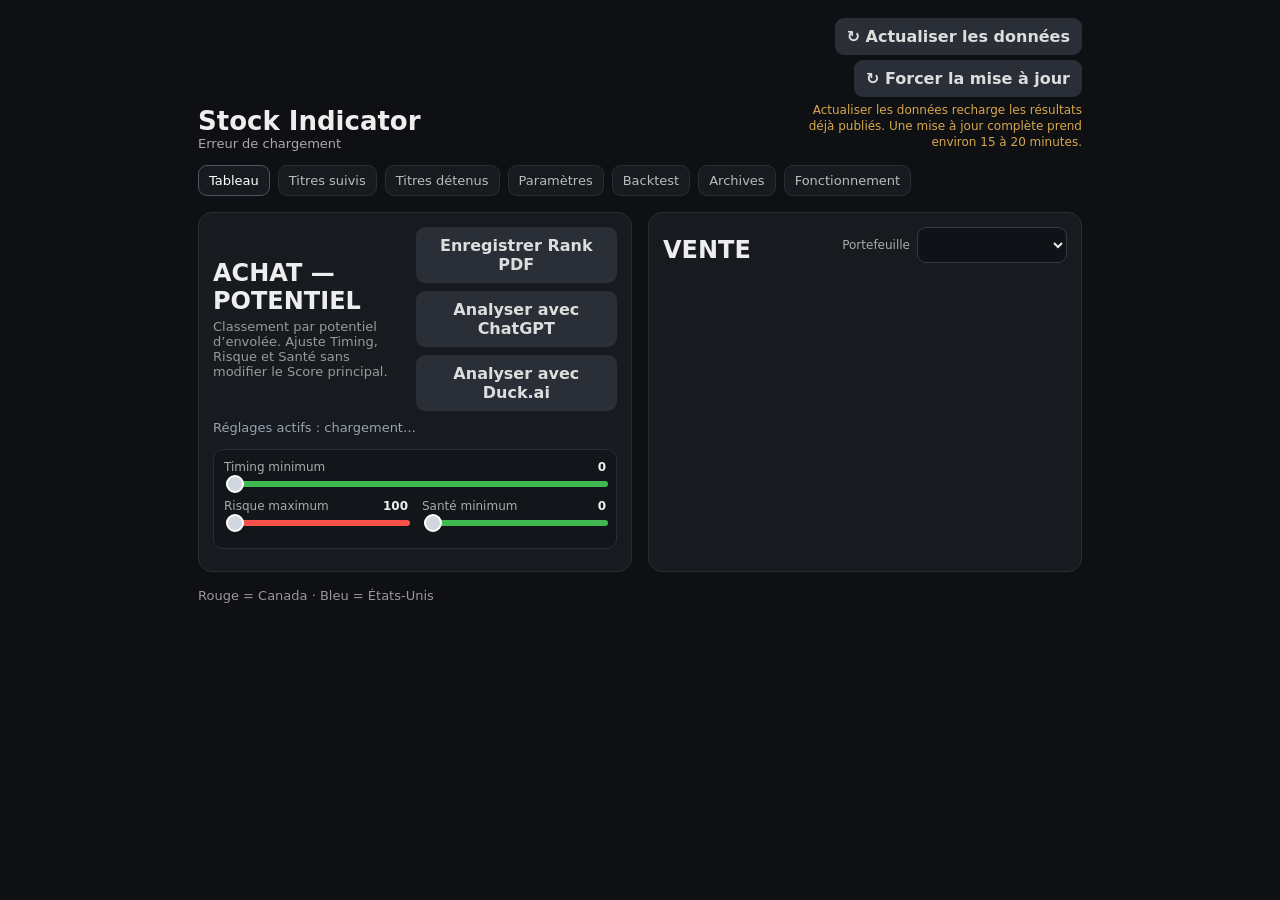
<file: index.html>
<!doctype html><html lang="fr"><head><meta charset="utf-8"><meta name="viewport" content="width=device-width,initial-scale=1"><title>Stock Indicator</title><link rel="stylesheet" href="style.css?v=7"></head><body><main class="wrap"><header><div><h1>Stock Indicator</h1><div id="updated">Mise à jour : —</div></div><div class="refresh-area"><button type="button" class="secondary refresh-btn" onclick="window.location.href='index.html?refresh='+Date.now()">↻ Actualiser les données</button><button id="forceRefresh" class="secondary refresh-btn">↻ Forcer la mise à jour</button><div class="refresh-warning">Actualiser les données recharge les résultats déjà publiés. Une mise à jour complète prend environ 15 à 20 minutes.</div></div></header><nav class="nav"><a class="active" href="index.html">Tableau</a><a href="watchlist.html">Titres suivis</a><a href="holdings.html">Titres détenus</a><a href="parameters.html">Paramètres</a><a href="backtest.html">Backtest</a><a href="archives.html">Archives</a><a href="fonctionnement.html">Fonctionnement</a></nav><section class="grid"><article class="card"><div class="manage-title"><div><h2>ACHAT — POTENTIEL</h2><div class="subtitle">Classement par potentiel d’envolée. Ajuste Timing, Risque et Santé sans modifier le Score principal.</div></div><div style="display:flex;gap:8px;flex-wrap:wrap"><button id="saveRankPdf" type="button" class="secondary">Enregistrer Rank PDF</button><button id="analyzeBuyChatGpt" type="button" class="secondary">Analyser avec ChatGPT</button><button id="analyzeBuyDuck" type="button" class="secondary">Analyser avec Duck.ai</button></div></div><div id="activeBuyModel" class="hint" style="margin-top:8px">Réglages actifs : chargement…</div><div id="aiAnalysisNotice" class="notice" style="margin:10px 0"></div><textarea id="aiPromptFallback" hidden style="width:100%;min-height:180px;margin:8px 0" aria-label="Texte à copier vers l’IA"></textarea><div class="buy-filter-controls"><label class="timing-filter">Timing minimum <b id="timingMinValue">0</b><input id="timingMin" type="range" min="0" max="100" step="1" value="0"></label><label>Risque maximum <b id="riskMaxValue">100</b><input id="riskSelectivity" type="range" min="0" max="100" step="1" value="0" aria-label="Sélectivité du risque"></label><label>Santé minimum <b id="healthMinValue">0</b><input id="healthMin" type="range" min="0" max="100" step="1" value="0"></label><div id="buyFilterCount" class="filter-count"></div></div><div id="buyList"></div></article><article class="card"><div class="manage-title"><h2>VENTE</h2><div class="sell-controls"><label>Portefeuille <select id="sellPortfolio"></select></label></div></div><div id="sellList"></div></article></section><footer>Rouge = Canada · Bleu = États-Unis</footer></main><script src="direct-github-data.js?v=1"></script><script src="app.js?v=12"></script><script src="duck-ai-analysis.js?v=5"></script><script src="auto-refresh-results.js?v=3"></script></body></html>
</file>
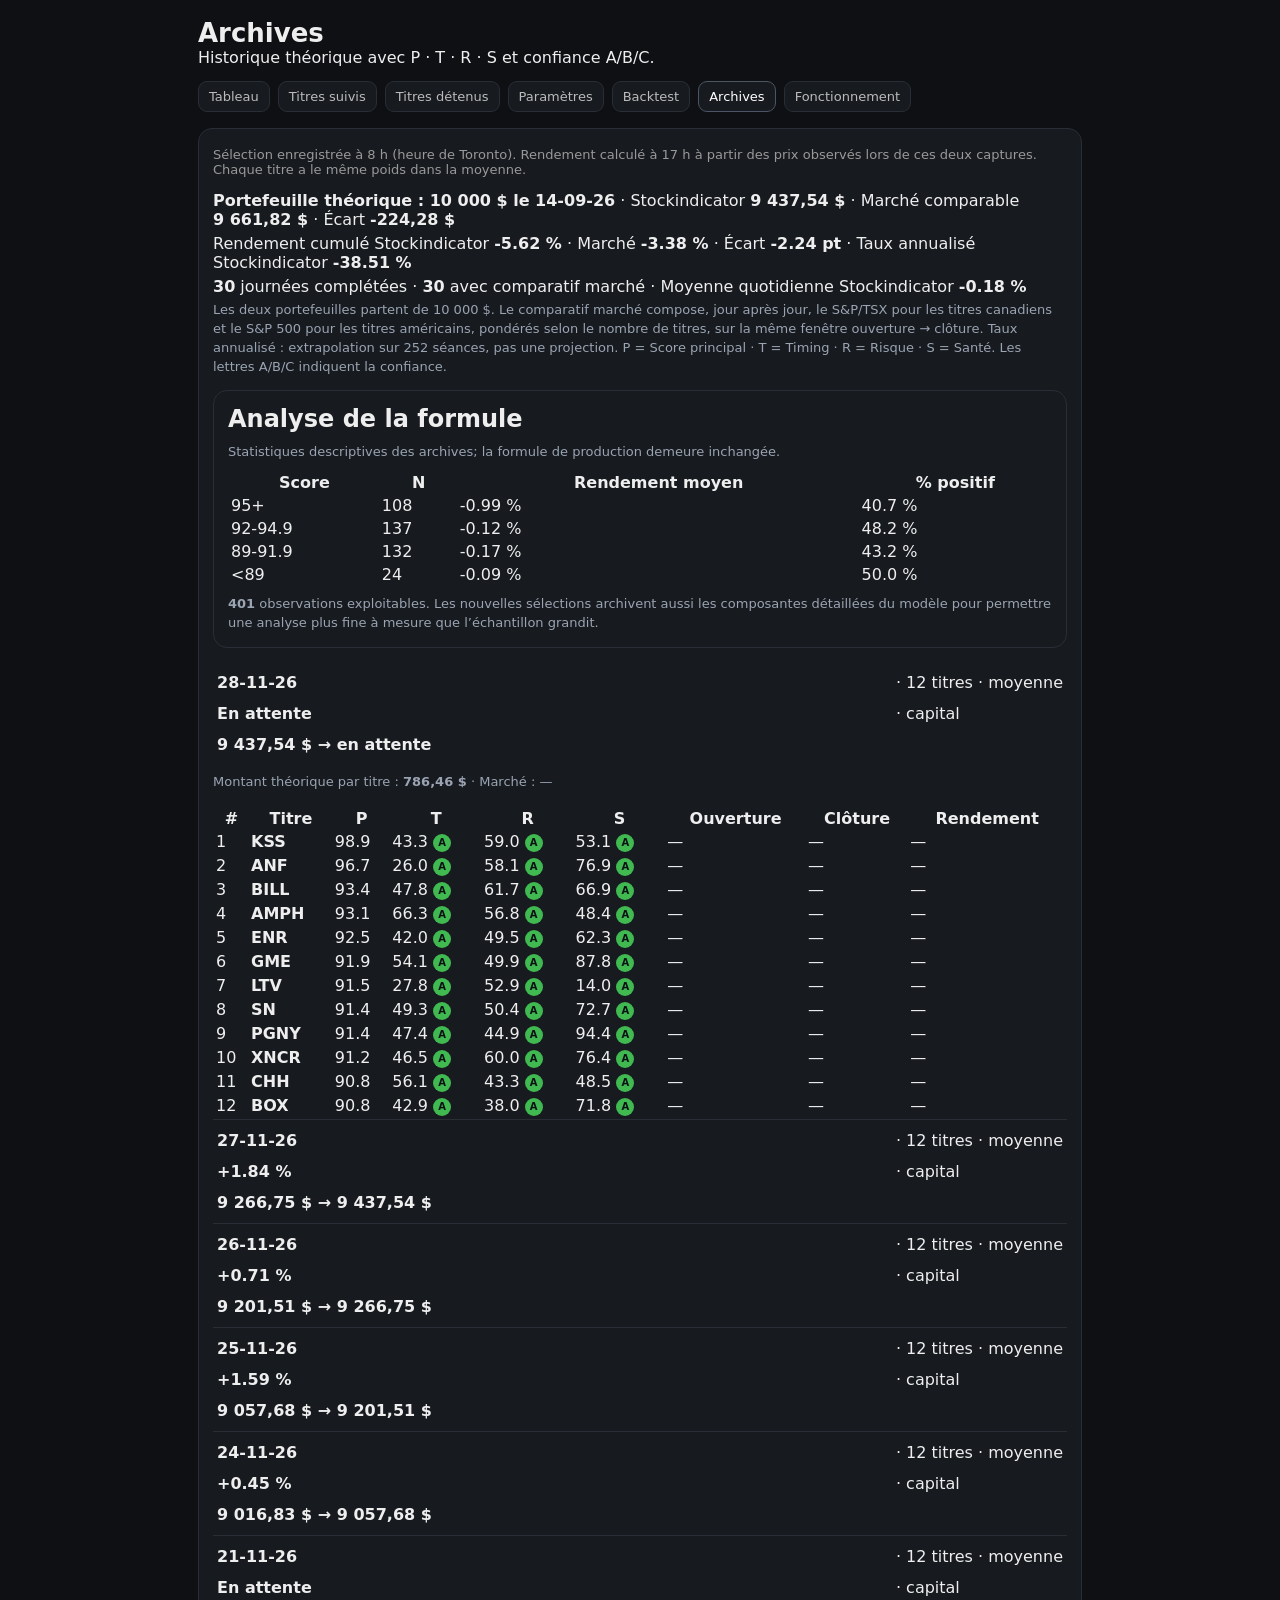
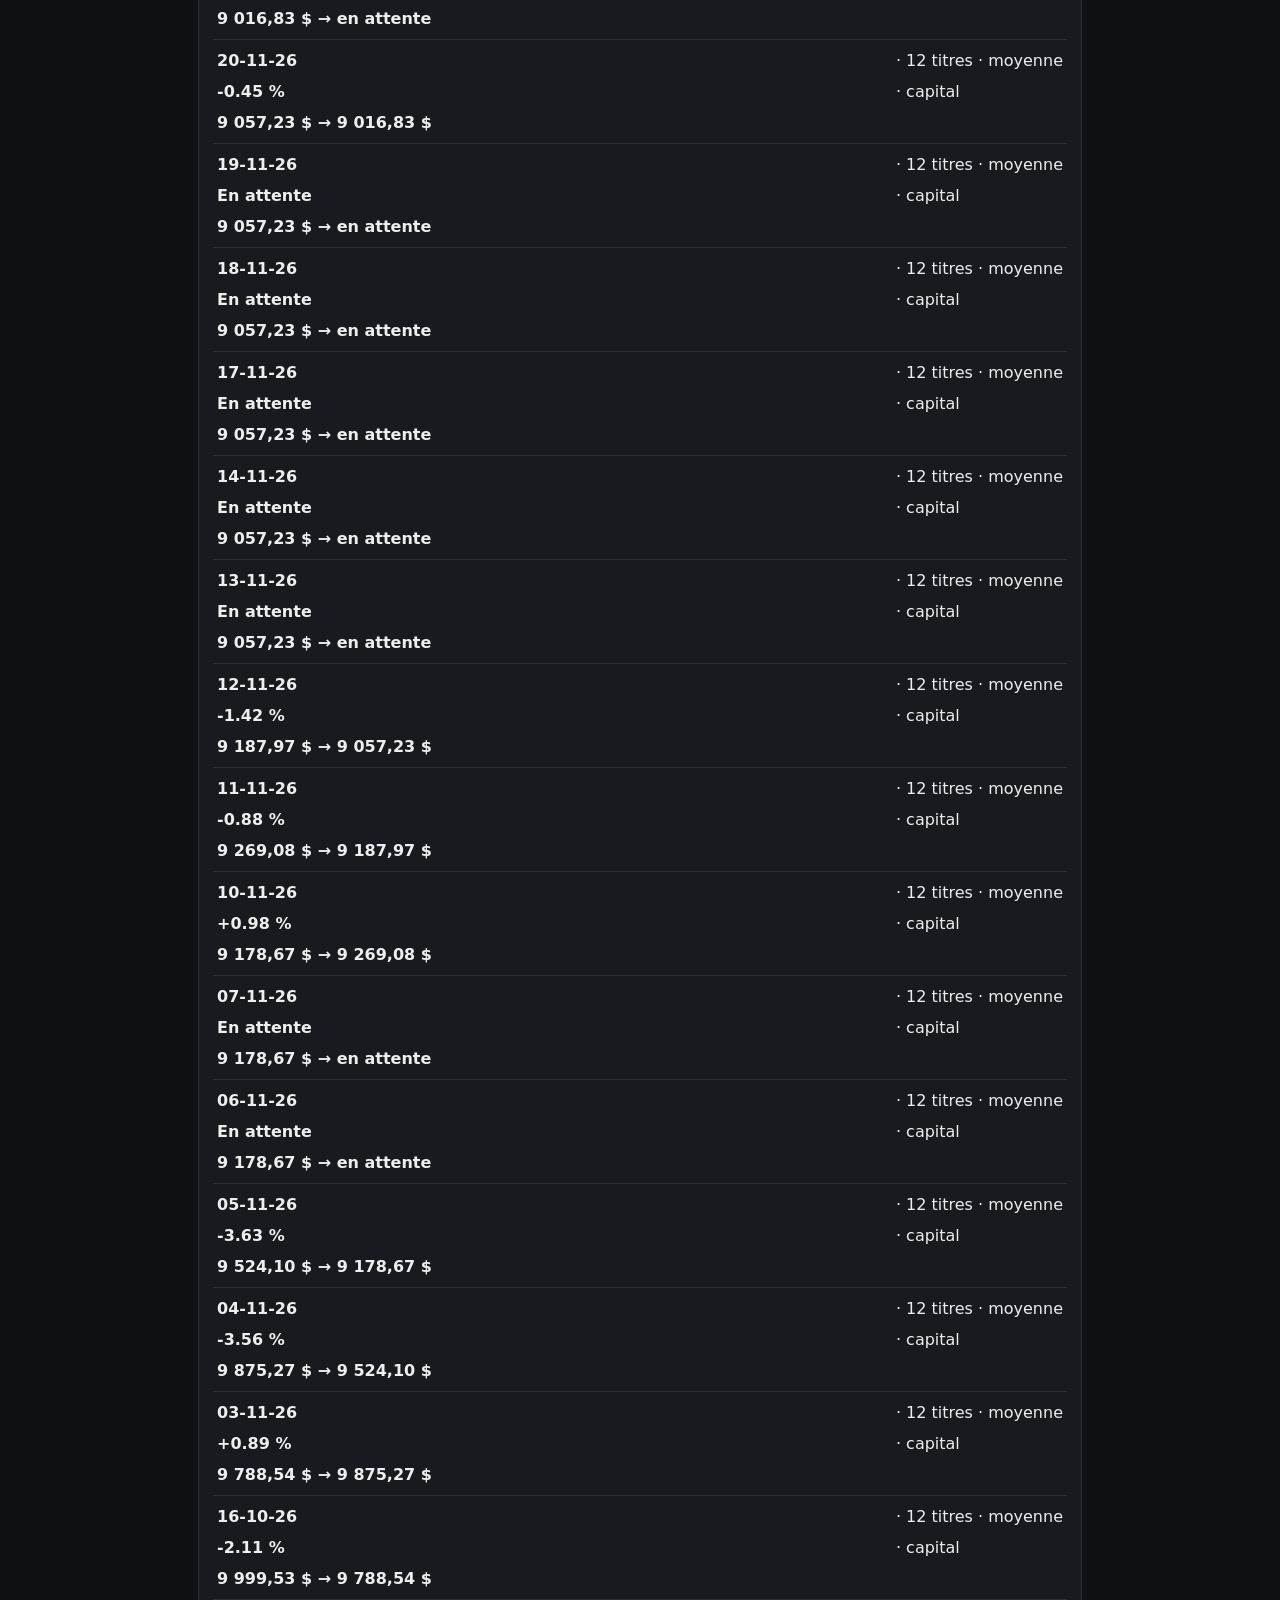
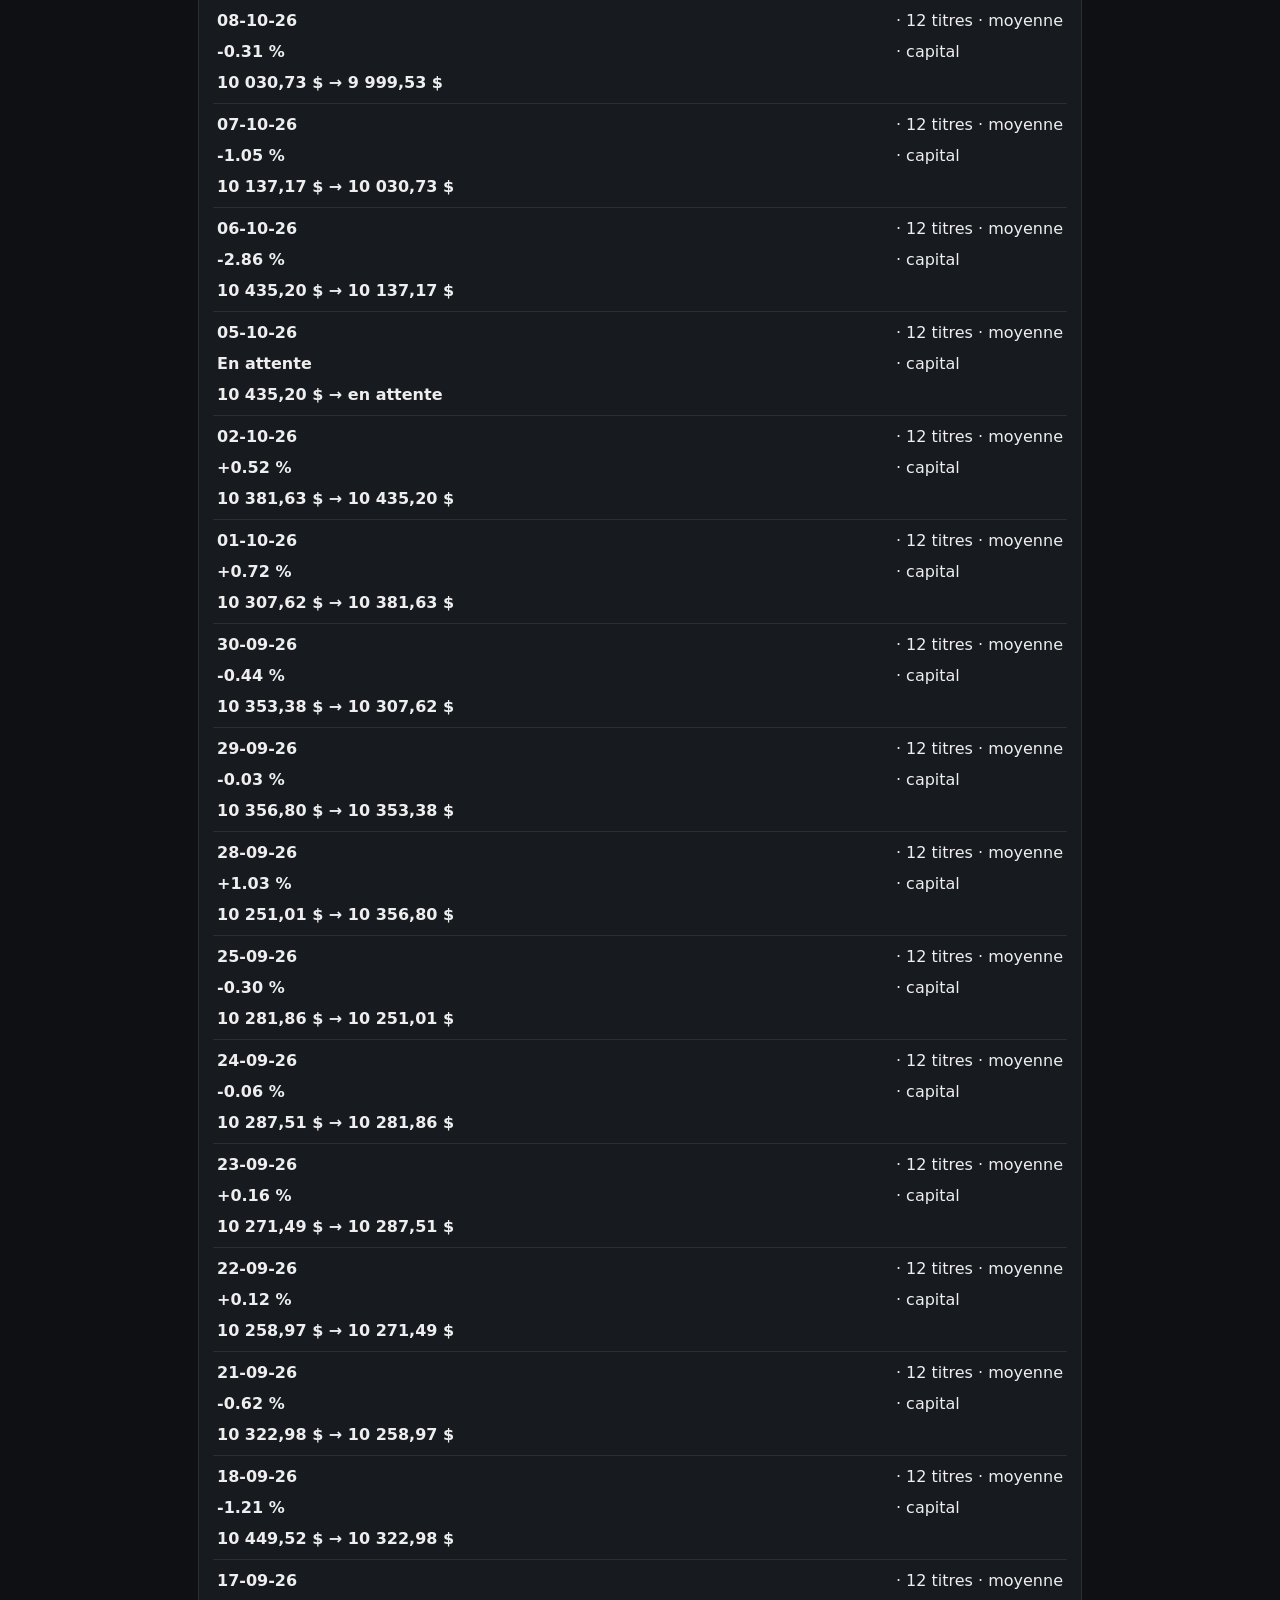
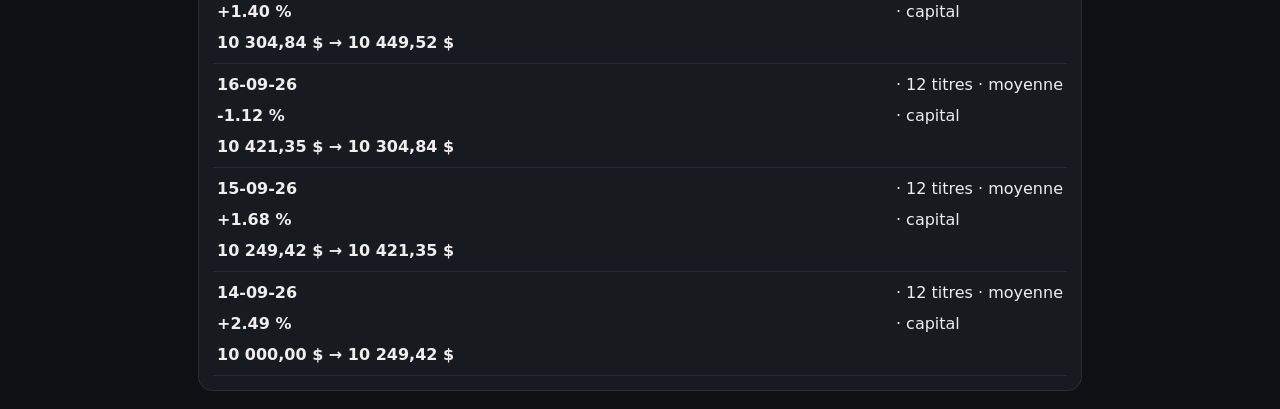
<file: archives.html>
<!doctype html><html lang="fr"><head><meta charset="utf-8"><meta name="viewport" content="width=device-width,initial-scale=1"><title>Archives — Stock Indicator</title><link rel="stylesheet" href="style.css?v=7"></head><body><main class="wrap"><header><div><h1>Archives</h1><div>Historique théorique avec P · T · R · S et confiance A/B/C.</div></div></header><nav class="nav"><a href="index.html">Tableau</a><a href="watchlist.html">Titres suivis</a><a href="holdings.html">Titres détenus</a><a href="parameters.html">Paramètres</a><a href="backtest.html">Backtest</a><a class="active" href="archives.html">Archives</a><a href="fonctionnement.html">Fonctionnement</a></nav><section class="card"><div class="subtitle">Sélection enregistrée à 8 h (heure de Toronto). Rendement calculé à 17 h à partir des prix observés lors de ces deux captures. Chaque titre a le même poids dans la moyenne.</div><div id="archiveSummary" style="margin:14px 0"></div><div id="archiveList">Chargement…</div></section></main><script src="archives.js?v=7"></script></body></html>
</file>
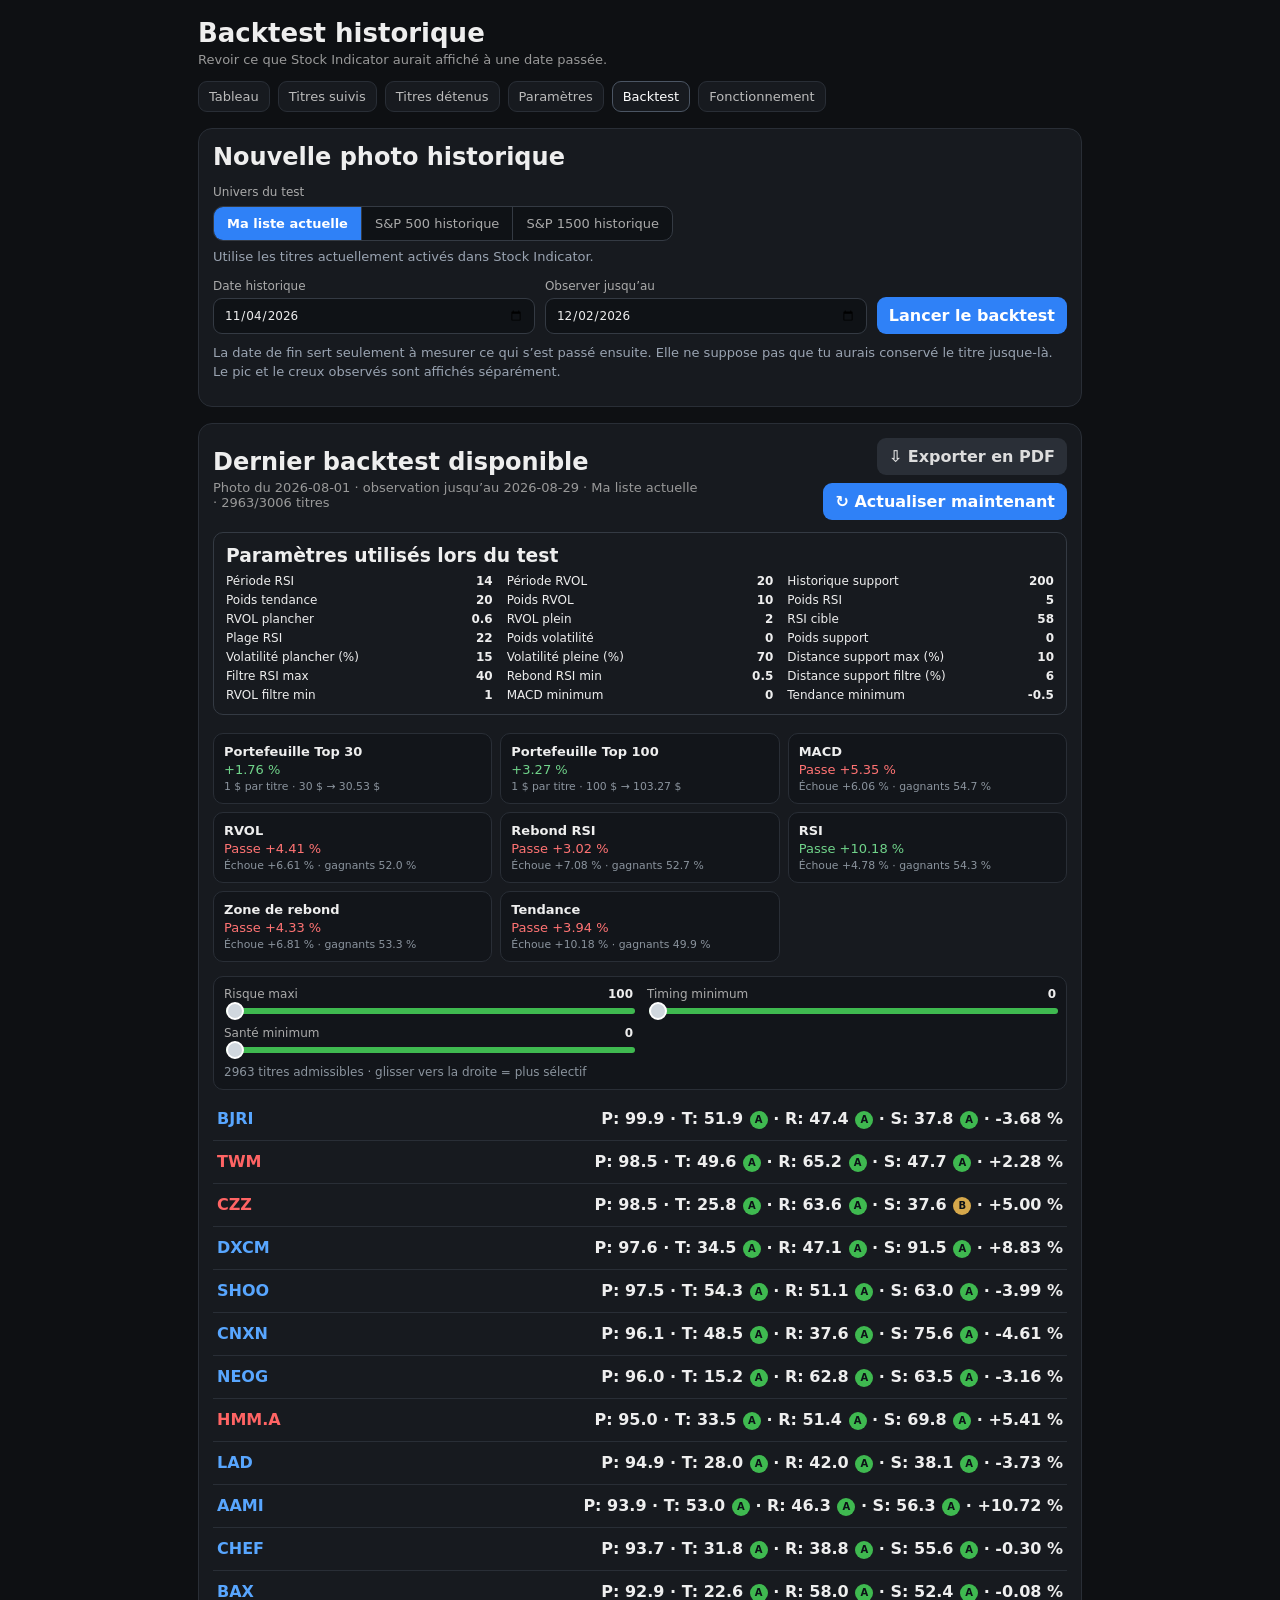
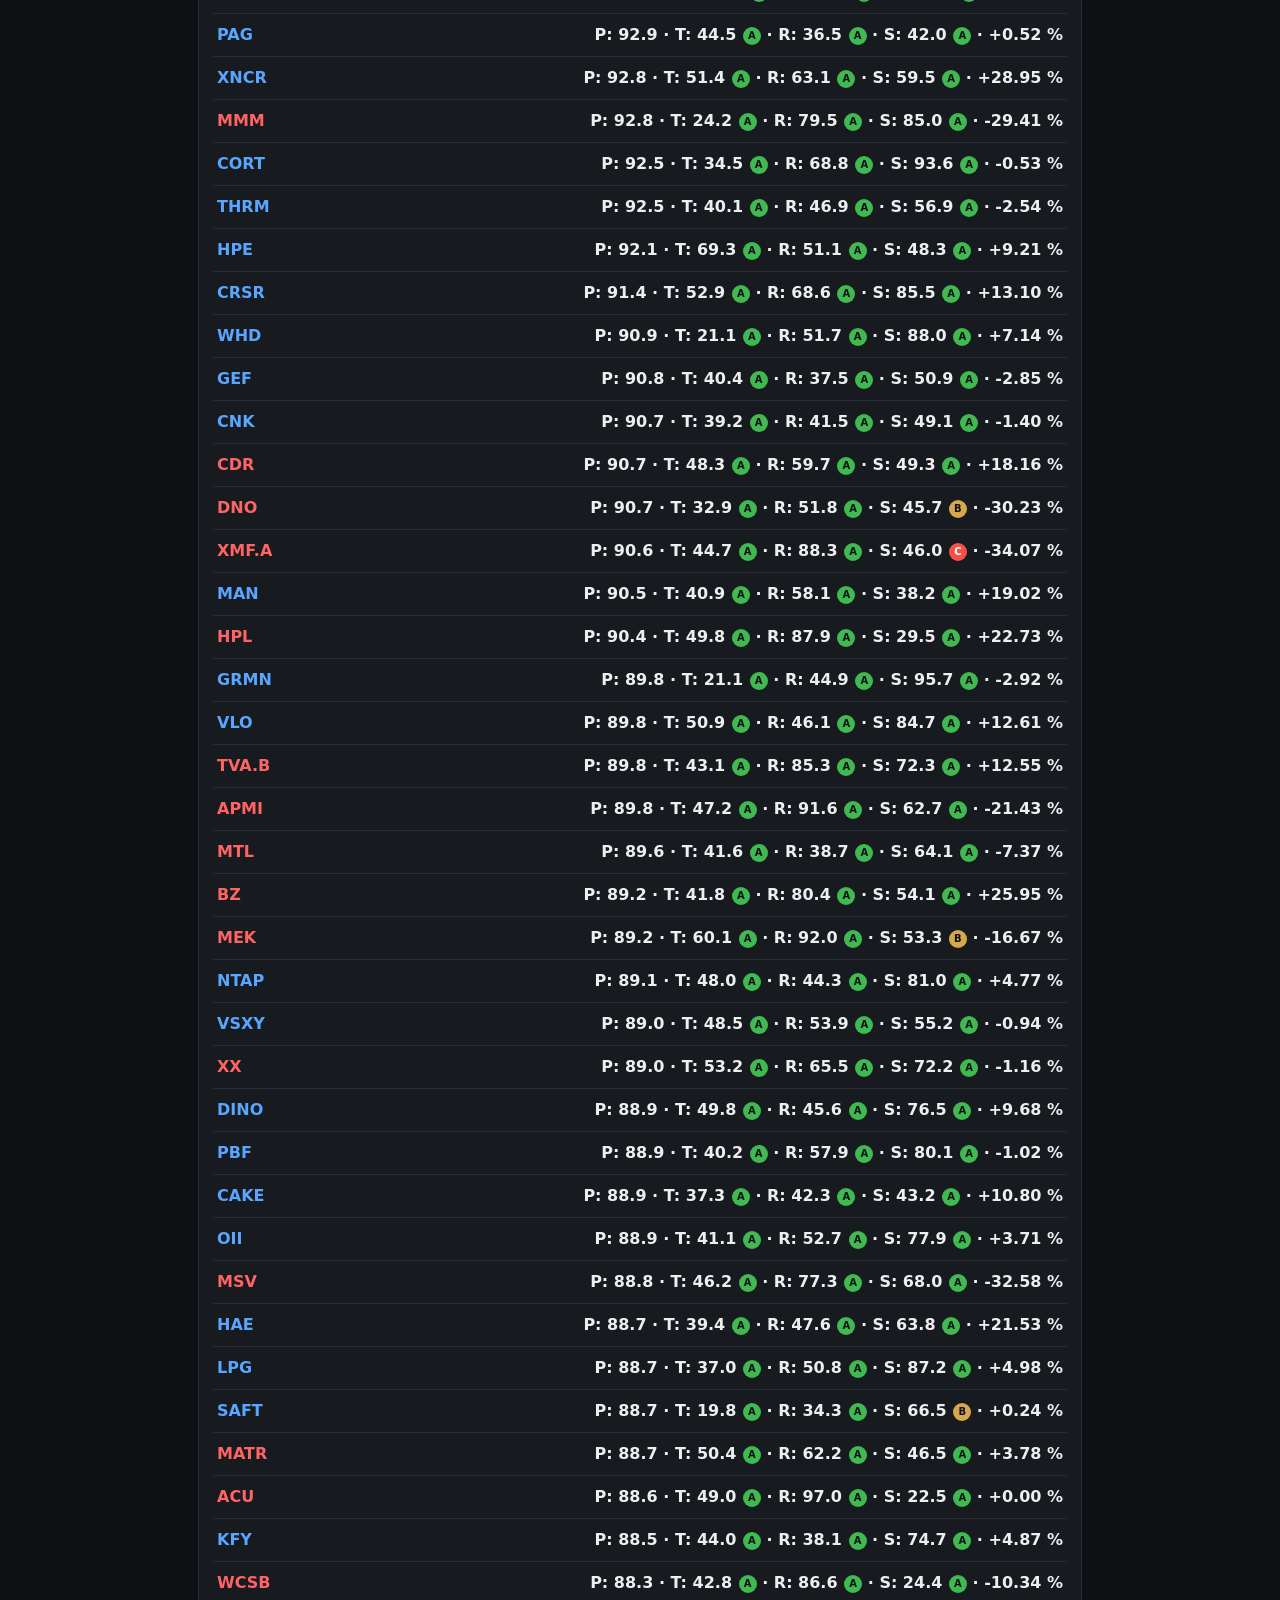
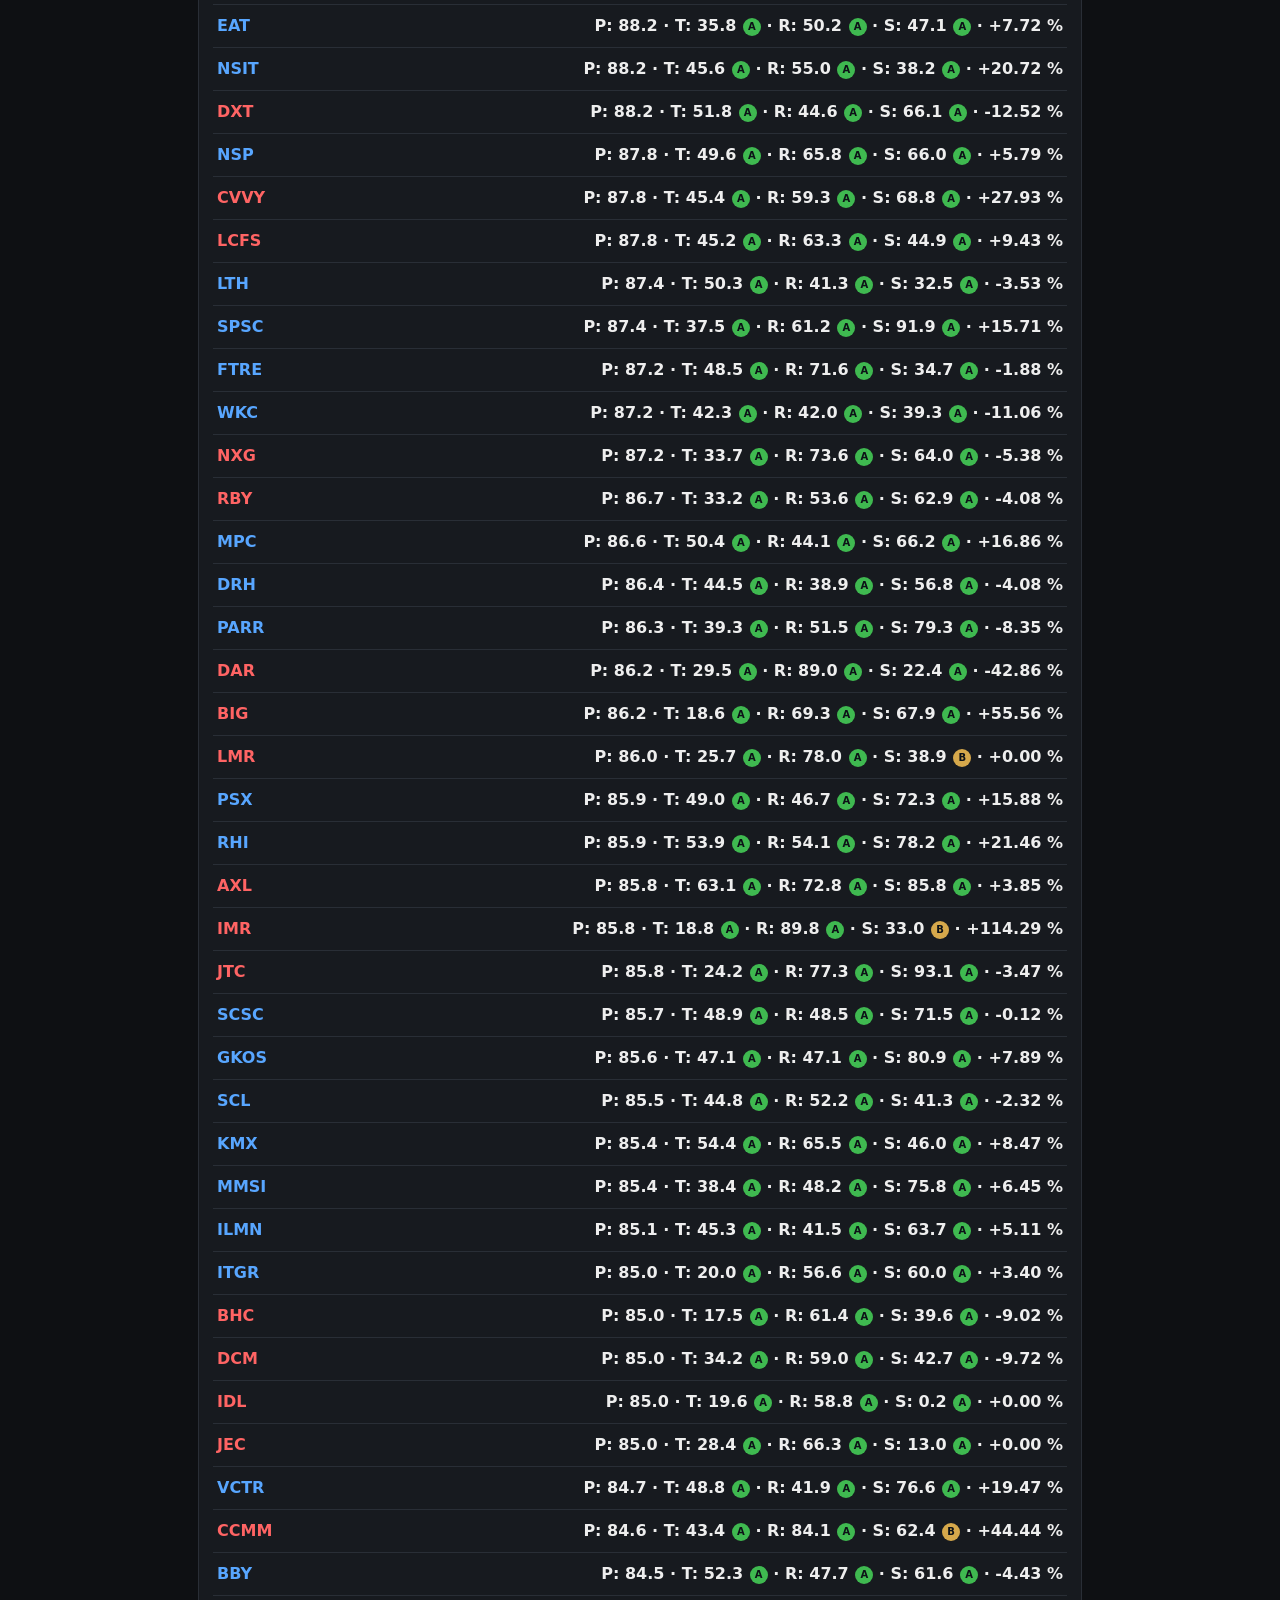
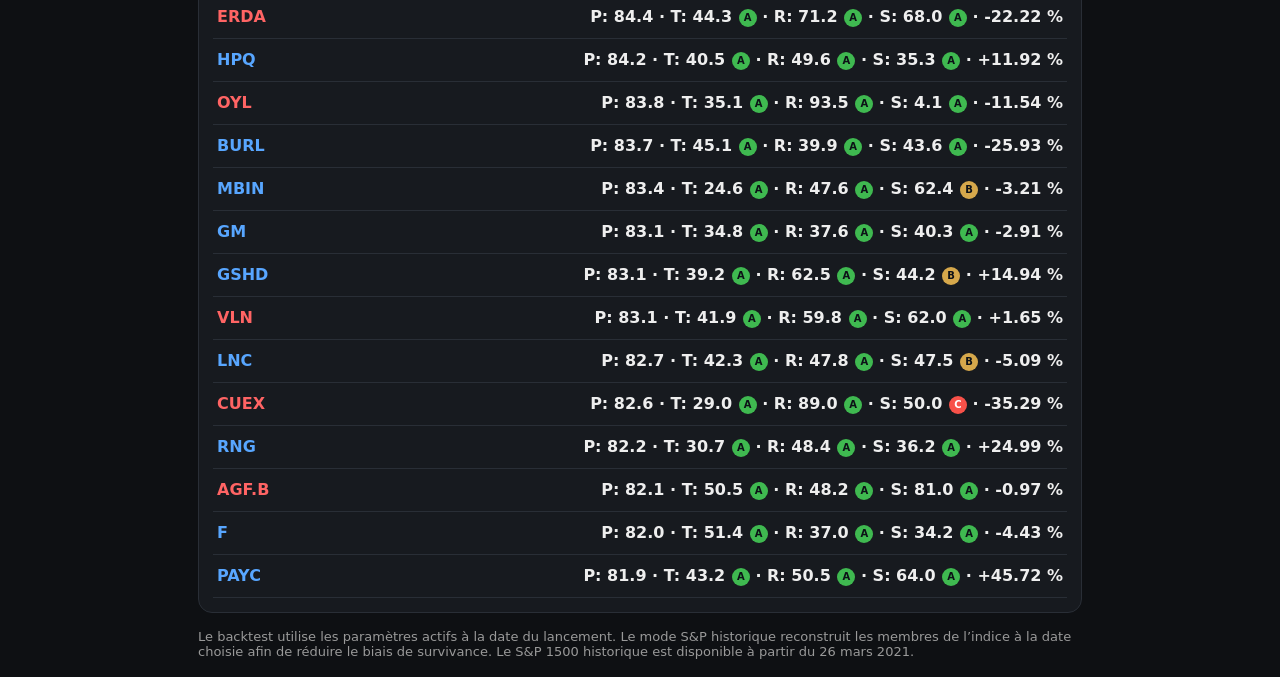
<file: backtest.html>
<!doctype html><html lang="fr"><head><meta charset="utf-8"><meta name="viewport" content="width=device-width,initial-scale=1"><title>Backtest · Stock Indicator</title><link rel="stylesheet" href="style.css"><style>.backtest-universe{margin:14px 0 4px;display:grid;gap:7px}.backtest-universe>span{font-size:12px;color:#aaa}.segmented{display:flex;width:max-content;max-width:100%;border:1px solid #343a43;border-radius:10px;overflow:hidden;background:#0f1216}.segmented label{display:block;cursor:pointer}.segmented input{position:absolute;opacity:0;pointer-events:none}.segmented span{display:block;padding:9px 13px;color:#aaa;font-size:13px;border-right:1px solid #343a43}.segmented label:last-child span{border-right:0}.segmented input:checked+span{background:#2f81f7;color:#fff;font-weight:650}.backtest-parameters{margin:12px 0 18px;padding:12px;border:1px solid #343a43;border-radius:10px}.backtest-parameters h3{margin:0 0 8px}.parameter-report-grid{display:grid;grid-template-columns:repeat(auto-fit,minmax(210px,1fr));gap:5px 14px;font-size:12px}.parameter-report-grid div{display:flex;justify-content:space-between;gap:10px}.parameter-report-grid b{font-weight:650}@media(max-width:650px){.segmented{width:100%}.segmented label{flex:1}.segmented span{text-align:center;padding:9px 7px}}@media print{.backtest-parameters{break-inside:avoid;border-color:#bbb}.parameter-report-grid{grid-template-columns:repeat(3,1fr);font-size:9pt}}</style></head><body><main class="wrap"><header><div><h1>Backtest historique</h1><div class="subtitle">Revoir ce que Stock Indicator aurait affiché à une date passée.</div></div></header><nav class="nav"><a href="index.html">Tableau</a><a href="watchlist.html">Titres suivis</a><a href="holdings.html">Titres détenus</a><a href="parameters.html">Paramètres</a><a class="active" href="backtest.html">Backtest</a><a href="fonctionnement.html">Fonctionnement</a></nav><section class="card manage-card"><div class="manage-title"><h2>Nouvelle photo historique</h2></div><div class="backtest-universe"><span>Univers du test</span><div class="segmented"><label><input type="radio" name="backtestUniverse" value="current" checked><span>Ma liste actuelle</span></label><label><input type="radio" name="backtestUniverse" value="sp500_pit"><span>S&amp;P 500 historique</span></label><label><input type="radio" name="backtestUniverse" value="sp1500_pit"><span>S&amp;P 1500 historique</span></label></div><div class="hint" id="universeHint">Utilise les titres actuellement activés dans Stock Indicator.</div></div><div class="form-grid backtest-form"><label>Date historique<input id="asof" type="date"></label><label>Observer jusqu’au<input id="end" type="date"></label><button id="runBacktest" type="button">Lancer le backtest</button></div><div class="hint">La date de fin sert seulement à mesurer ce qui s’est passé ensuite. Elle ne suppose pas que tu aurais conservé le titre jusque-là. Le pic et le creux observés sont affichés séparément.</div><div id="requestNotice" class="notice"></div></section><section class="card"><div class="manage-title"><div><h2>Dernier backtest disponible</h2><div id="btMeta" class="subtitle">Chargement…</div></div><div class="backtest-actions"><button id="exportBacktest" type="button" class="secondary">⇩ Exporter en PDF</button><button id="reloadBacktest" type="button">↻ Actualiser maintenant</button></div></div><div id="reloadNotice" class="notice"></div><div id="btParameters" class="backtest-parameters"><h3>Paramètres utilisés lors du test</h3><div id="btParameterValues" class="parameter-report-grid"><div>Non disponibles pour les anciens backtests.</div></div></div><div id="btSummary" class="backtest-summary"></div><div class="buy-filter-controls"><label>Risque maxi <b id="btRiskValue">100</b><input id="btRiskSelectivity" type="range" min="0" max="100" value="0"></label><label>Timing minimum <b id="btTimingValue">0</b><input id="btTimingMin" type="range" min="0" max="100" value="0"></label><label>Santé minimum <b id="btHealthValue">0</b><input id="btHealthMin" type="range" min="0" max="100" value="0"></label><div id="btFilterCount" class="filter-count"></div></div><div id="btList"></div></section><footer>Le backtest utilise les paramètres actifs à la date du lancement. Le mode S&amp;P historique reconstruit les membres de l’indice à la date choisie afin de réduire le biais de survivance. Le S&amp;P 1500 historique est disponible à partir du 26 mars 2021.</footer></main><script src="backtest.js?v=10"></script></body></html>
</file>
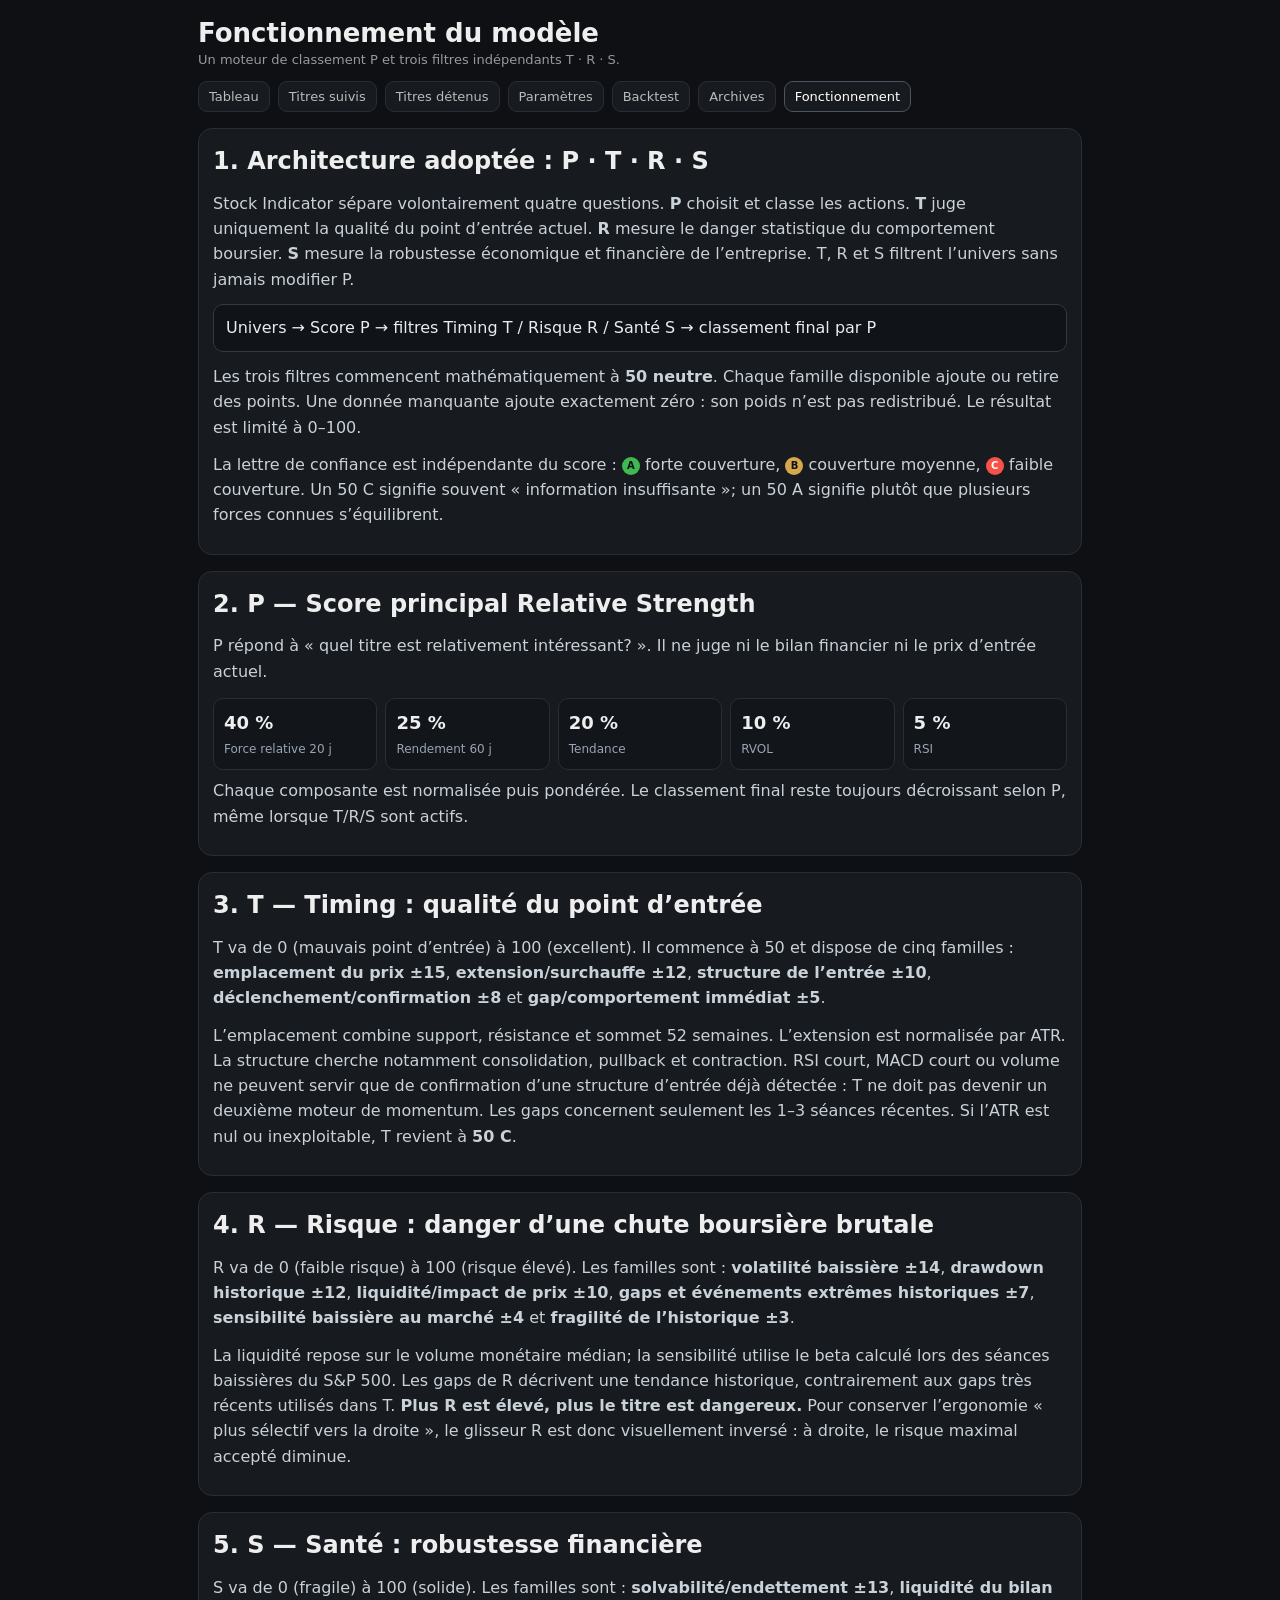
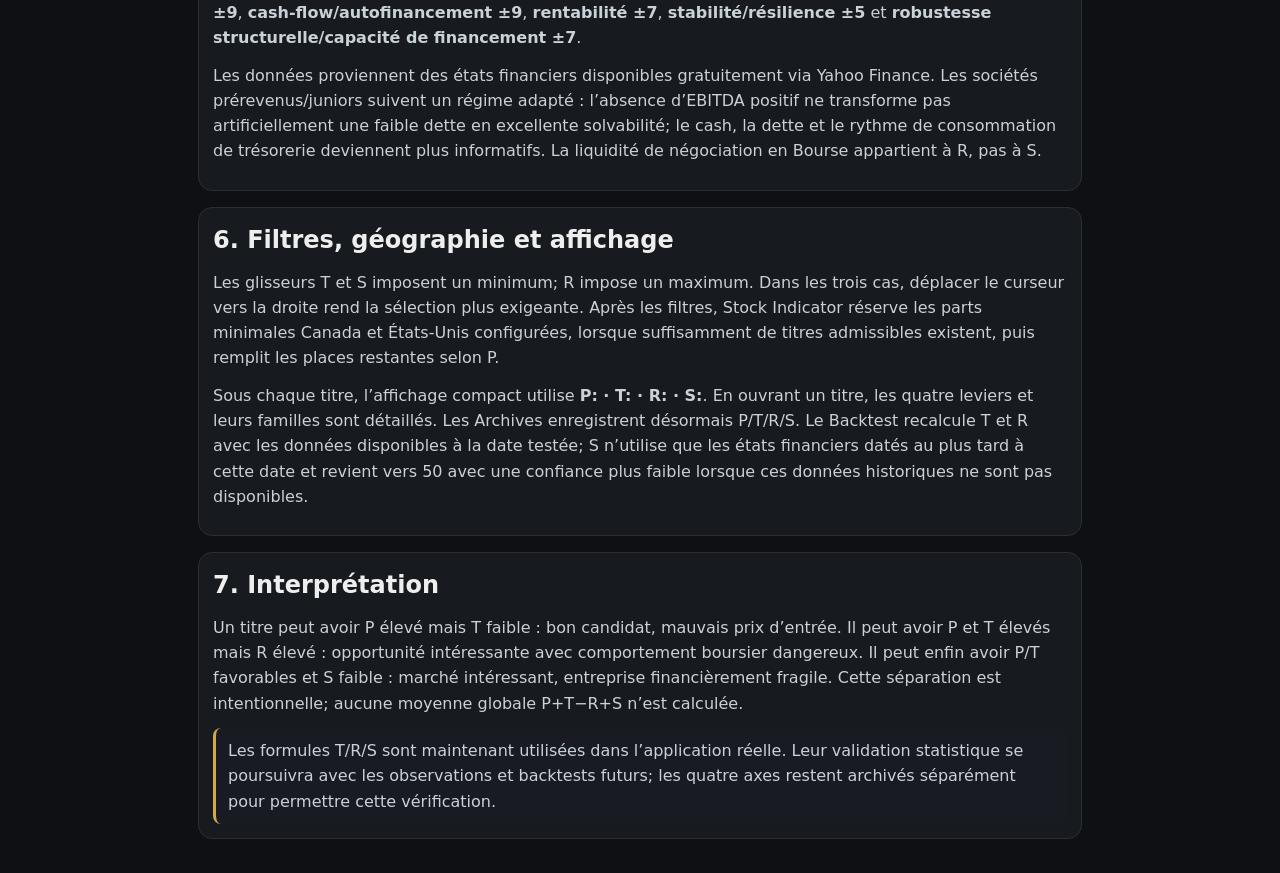
<file: fonctionnement.html>
<!doctype html><html lang="fr"><head><meta charset="utf-8"><meta name="viewport" content="width=device-width,initial-scale=1"><title>Fonctionnement · Stock Indicator</title><link rel="stylesheet" href="style.css"></head><body><main class="wrap"><header><div><h1>Fonctionnement du modèle</h1><div class="subtitle">Un moteur de classement P et trois filtres indépendants T · R · S.</div></div></header><nav class="nav"><a href="index.html">Tableau</a><a href="watchlist.html">Titres suivis</a><a href="holdings.html">Titres détenus</a><a href="parameters.html">Paramètres</a><a href="backtest.html">Backtest</a><a href="archives.html">Archives</a><a class="active" href="fonctionnement.html">Fonctionnement</a></nav>
<section class="card model-doc"><h2>1. Architecture adoptée : P · T · R · S</h2><p>Stock Indicator sépare volontairement quatre questions. <b>P</b> choisit et classe les actions. <b>T</b> juge uniquement la qualité du point d’entrée actuel. <b>R</b> mesure le danger statistique du comportement boursier. <b>S</b> mesure la robustesse économique et financière de l’entreprise. T, R et S filtrent l’univers sans jamais modifier P.</p><div class="formula-box">Univers → Score P → filtres Timing T / Risque R / Santé S → classement final par P</div><p>Les trois filtres commencent mathématiquement à <b>50 neutre</b>. Chaque famille disponible ajoute ou retire des points. Une donnée manquante ajoute exactement zéro : son poids n’est pas redistribué. Le résultat est limité à 0–100.</p><p>La lettre de confiance est indépendante du score : <span class="confidence confidence-a">A</span> forte couverture, <span class="confidence confidence-b">B</span> couverture moyenne, <span class="confidence confidence-c">C</span> faible couverture. Un 50 C signifie souvent « information insuffisante »; un 50 A signifie plutôt que plusieurs forces connues s’équilibrent.</p></section>
<section class="card model-doc"><h2>2. P — Score principal Relative Strength</h2><p>P répond à « quel titre est relativement intéressant? ». Il ne juge ni le bilan financier ni le prix d’entrée actuel.</p><div class="weight-grid"><div><b>40 %</b><span>Force relative 20 j</span></div><div><b>25 %</b><span>Rendement 60 j</span></div><div><b>20 %</b><span>Tendance</span></div><div><b>10 %</b><span>RVOL</span></div><div><b>5 %</b><span>RSI</span></div></div><p>Chaque composante est normalisée puis pondérée. Le classement final reste toujours décroissant selon P, même lorsque T/R/S sont actifs.</p></section>
<section class="card model-doc"><h2>3. T — Timing : qualité du point d’entrée</h2><p>T va de 0 (mauvais point d’entrée) à 100 (excellent). Il commence à 50 et dispose de cinq familles : <b>emplacement du prix ±15</b>, <b>extension/surchauffe ±12</b>, <b>structure de l’entrée ±10</b>, <b>déclenchement/confirmation ±8</b> et <b>gap/comportement immédiat ±5</b>.</p><p>L’emplacement combine support, résistance et sommet 52 semaines. L’extension est normalisée par ATR. La structure cherche notamment consolidation, pullback et contraction. RSI court, MACD court ou volume ne peuvent servir que de confirmation d’une structure d’entrée déjà détectée : T ne doit pas devenir un deuxième moteur de momentum. Les gaps concernent seulement les 1–3 séances récentes. Si l’ATR est nul ou inexploitable, T revient à <b>50 C</b>.</p></section>
<section class="card model-doc"><h2>4. R — Risque : danger d’une chute boursière brutale</h2><p>R va de 0 (faible risque) à 100 (risque élevé). Les familles sont : <b>volatilité baissière ±14</b>, <b>drawdown historique ±12</b>, <b>liquidité/impact de prix ±10</b>, <b>gaps et événements extrêmes historiques ±7</b>, <b>sensibilité baissière au marché ±4</b> et <b>fragilité de l’historique ±3</b>.</p><p>La liquidité repose sur le volume monétaire médian; la sensibilité utilise le beta calculé lors des séances baissières du S&amp;P 500. Les gaps de R décrivent une tendance historique, contrairement aux gaps très récents utilisés dans T. <b>Plus R est élevé, plus le titre est dangereux.</b> Pour conserver l’ergonomie « plus sélectif vers la droite », le glisseur R est donc visuellement inversé : à droite, le risque maximal accepté diminue.</p></section>
<section class="card model-doc"><h2>5. S — Santé : robustesse financière</h2><p>S va de 0 (fragile) à 100 (solide). Les familles sont : <b>solvabilité/endettement ±13</b>, <b>liquidité du bilan ±9</b>, <b>cash-flow/autofinancement ±9</b>, <b>rentabilité ±7</b>, <b>stabilité/résilience ±5</b> et <b>robustesse structurelle/capacité de financement ±7</b>.</p><p>Les données proviennent des états financiers disponibles gratuitement via Yahoo Finance. Les sociétés prérevenus/juniors suivent un régime adapté : l’absence d’EBITDA positif ne transforme pas artificiellement une faible dette en excellente solvabilité; le cash, la dette et le rythme de consommation de trésorerie deviennent plus informatifs. La liquidité de négociation en Bourse appartient à R, pas à S.</p></section>
<section class="card model-doc"><h2>6. Filtres, géographie et affichage</h2><p>Les glisseurs T et S imposent un minimum; R impose un maximum. Dans les trois cas, déplacer le curseur vers la droite rend la sélection plus exigeante. Après les filtres, Stock Indicator réserve les parts minimales Canada et États-Unis configurées, lorsque suffisamment de titres admissibles existent, puis remplit les places restantes selon P.</p><p>Sous chaque titre, l’affichage compact utilise <b>P: · T: · R: · S:</b>. En ouvrant un titre, les quatre leviers et leurs familles sont détaillés. Les Archives enregistrent désormais P/T/R/S. Le Backtest recalcule T et R avec les données disponibles à la date testée; S n’utilise que les états financiers datés au plus tard à cette date et revient vers 50 avec une confiance plus faible lorsque ces données historiques ne sont pas disponibles.</p></section>
<section class="card model-doc"><h2>7. Interprétation</h2><p>Un titre peut avoir P élevé mais T faible : bon candidat, mauvais prix d’entrée. Il peut avoir P et T élevés mais R élevé : opportunité intéressante avec comportement boursier dangereux. Il peut enfin avoir P/T favorables et S faible : marché intéressant, entreprise financièrement fragile. Cette séparation est intentionnelle; aucune moyenne globale P+T−R+S n’est calculée.</p><div class="model-note">Les formules T/R/S sont maintenant utilisées dans l’application réelle. Leur validation statistique se poursuivra avec les observations et backtests futurs; les quatre axes restent archivés séparément pour permettre cette vérification.</div></section>
</main></body></html>
</file>
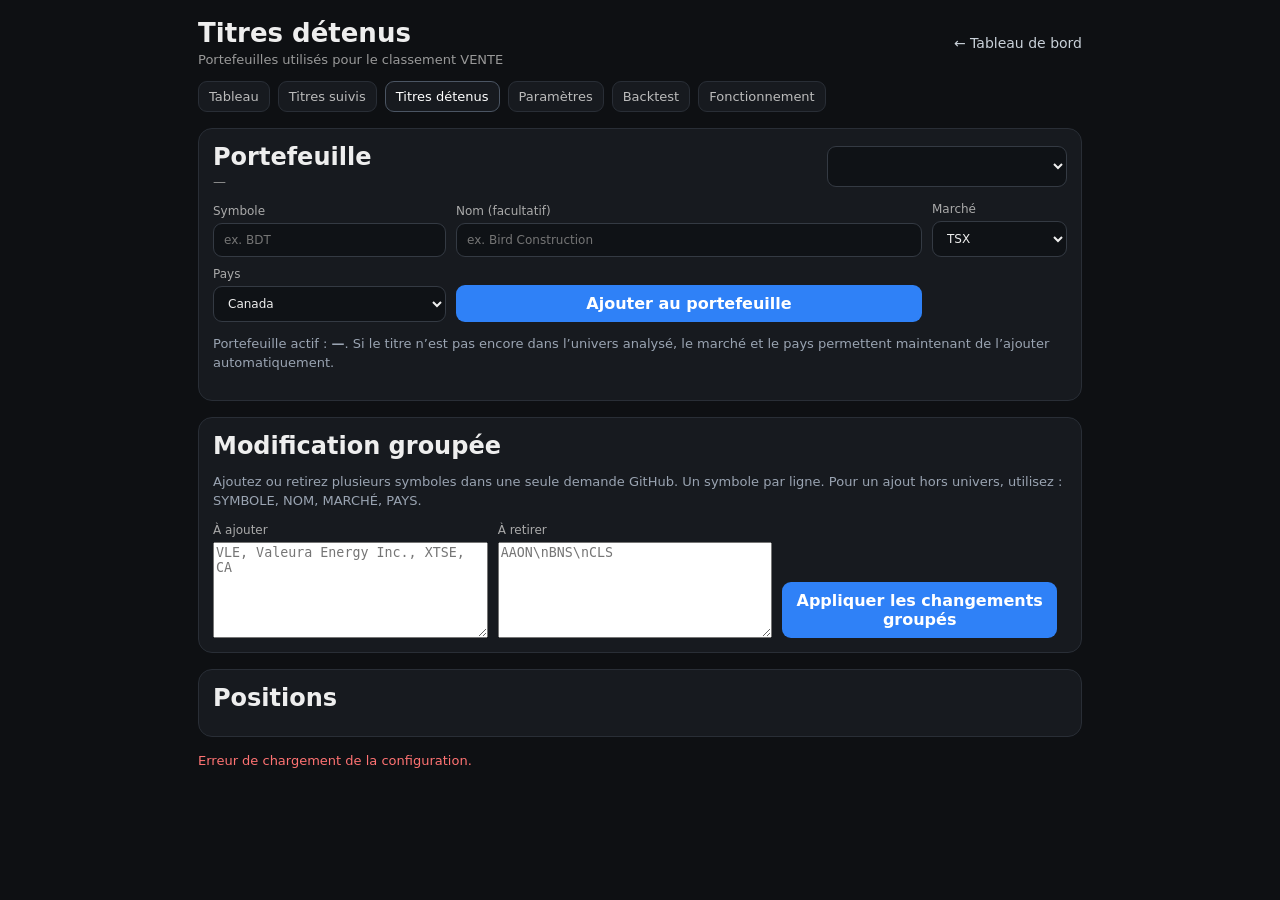
<file: holdings.html>
<!doctype html><html lang="fr"><head><meta charset="utf-8"><meta name="viewport" content="width=device-width,initial-scale=1"><title>Stock Indicator — Titres détenus</title><link rel="stylesheet" href="style.css"></head><body data-page="holdings"><main class="wrap"><header class="top"><div><h1>Titres détenus</h1><div class="subtitle">Portefeuilles utilisés pour le classement VENTE</div></div><a class="back" href="index.html">← Tableau de bord</a></header><nav class="nav"><a href="index.html">Tableau</a><a href="watchlist.html">Titres suivis</a><a class="active" href="holdings.html">Titres détenus</a><a href="parameters.html">Paramètres</a><a href="backtest.html">Backtest</a><a href="fonctionnement.html">Fonctionnement</a></nav><section class="card manage-card"><div class="manage-title"><div><h2>Portefeuille</h2><span id="holdingCount">—</span></div><select id="portfolioSelect" class="portfolio-select"></select></div><form id="holdingAdd" class="form-grid holdings-form"><label>Symbole<input id="holdingSymbol" required placeholder="ex. BDT"></label><label>Nom (facultatif)<input id="holdingName" placeholder="ex. Bird Construction"></label><label>Marché<select id="holdingMarket"><option value="XTSE">TSX</option><option value="XTSX">TSX-V</option><option value="XCNQ">CSE</option><option value="XNYS">NYSE</option><option value="XNAS">NASDAQ</option><option value="ARCX">NYSE Arca</option><option value="XASE">NYSE American</option></select></label><label>Pays<select id="holdingCountry"><option value="CA">Canada</option><option value="US">États-Unis</option></select></label><button type="submit">Ajouter au portefeuille</button></form><p class="hint">Portefeuille actif : <strong id="portfolioName">—</strong>. Si le titre n’est pas encore dans l’univers analysé, le marché et le pays permettent maintenant de l’ajouter automatiquement.</p></section><section class="card manage-card"><h2>Modification groupée</h2><p class="hint">Ajoutez ou retirez plusieurs symboles dans une seule demande GitHub. Un symbole par ligne. Pour un ajout hors univers, utilisez : SYMBOLE, NOM, MARCHÉ, PAYS.</p><div class="form-grid"><label>À ajouter<textarea id="holdingBatchAdd" rows="6" placeholder="VLE, Valeura Energy Inc., XTSE, CA"></textarea></label><label>À retirer<textarea id="holdingBatchRemove" rows="6" placeholder="AAON\nBNS\nCLS"></textarea></label><button id="holdingBatchSubmit" type="button">Appliquer les changements groupés</button></div></section><section class="card manage-card"><h2>Positions</h2><div id="holdingRows" class="manage-list"></div></section><div id="notice" class="notice"></div></main><script src="direct-github-data.js?v=1"></script><script src="manage.js?v=10"></script><script src="holding-status.js?v=1"></script></body></html>
</file>
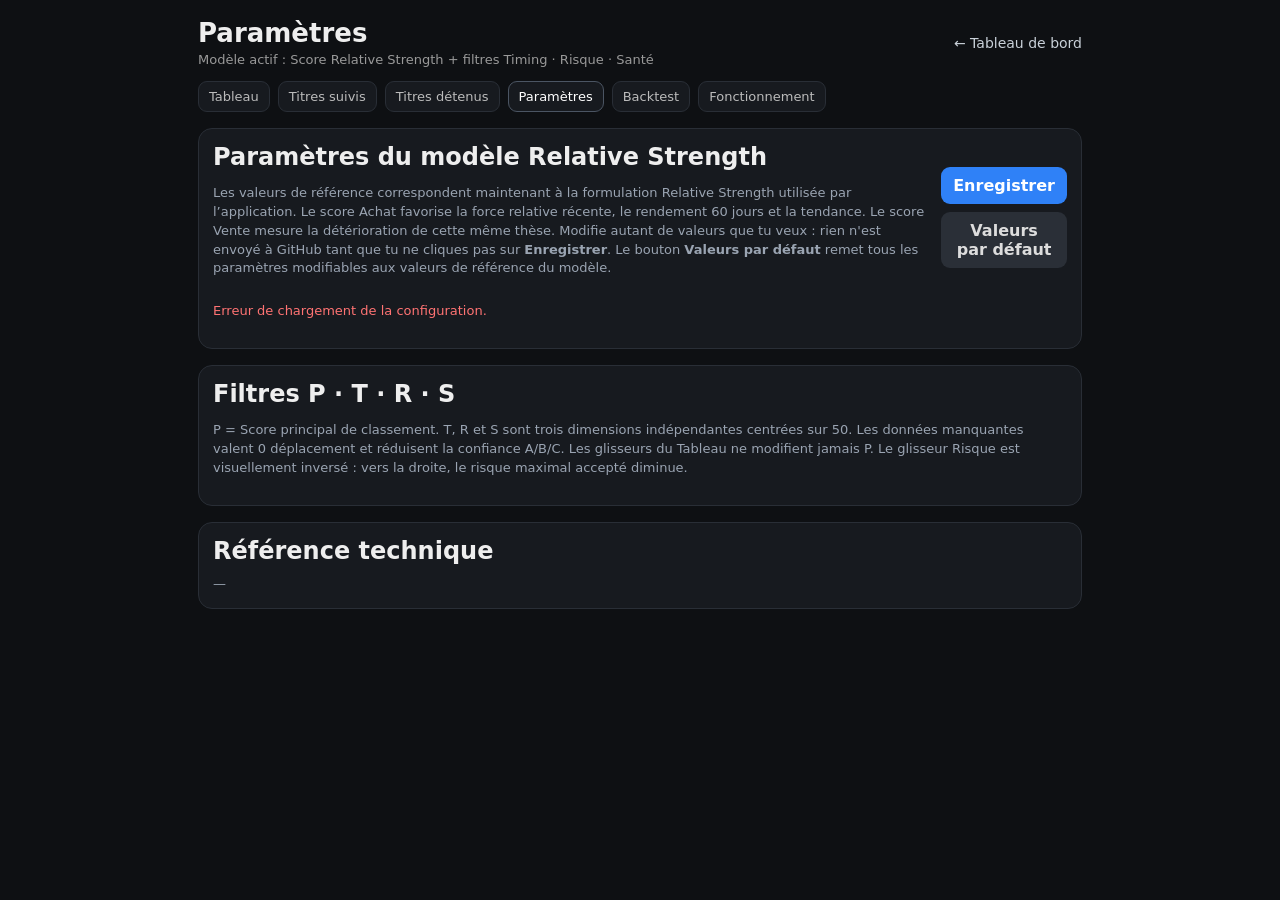
<file: parameters.html>
<!doctype html><html lang="fr"><head><meta charset="utf-8"><meta name="viewport" content="width=device-width,initial-scale=1"><title>Stock Indicator — Paramètres</title><link rel="stylesheet" href="style.css"></head><body data-page="parameters"><main class="wrap"><header class="top"><div><h1>Paramètres</h1><div class="subtitle">Modèle actif : Score Relative Strength + filtres Timing · Risque · Santé</div></div><a class="back" href="index.html">← Tableau de bord</a></header><nav class="nav"><a href="index.html">Tableau</a><a href="watchlist.html">Titres suivis</a><a href="holdings.html">Titres détenus</a><a class="active" href="parameters.html">Paramètres</a><a href="backtest.html">Backtest</a><a href="fonctionnement.html">Fonctionnement</a></nav><section class="card manage-card"><div class="manage-title"><div><h2>Paramètres du modèle Relative Strength</h2><p class="hint">Les valeurs de référence correspondent maintenant à la formulation Relative Strength utilisée par l’application. Le score Achat favorise la force relative récente, le rendement 60 jours et la tendance. Le score Vente mesure la détérioration de cette même thèse. Modifie autant de valeurs que tu veux : rien n'est envoyé à GitHub tant que tu ne cliques pas sur <b>Enregistrer</b>. Le bouton <b>Valeurs par défaut</b> remet tous les paramètres modifiables aux valeurs de référence du modèle.</p></div><div class="backtest-actions"><button id="saveParameters">Enregistrer</button><button id="resetParameters" class="secondary">Valeurs par défaut</button></div></div><div id="notice" class="notice" style="margin:12px 0 16px"></div><div id="parameterRows" class="parameter-list"></div></section><section class="card manage-card"><h2>Filtres P · T · R · S</h2><p class="hint">P = Score principal de classement. T, R et S sont trois dimensions indépendantes centrées sur 50. Les données manquantes valent 0 déplacement et réduisent la confiance A/B/C. Les glisseurs du Tableau ne modifient jamais P. Le glisseur Risque est visuellement inversé : vers la droite, le risque maximal accepté diminue.</p></section><section class="card manage-card"><h2>Référence technique</h2><div id="technicalReference" class="hint">—</div></section></main><script src="direct-github-data.js?v=1"></script><script src="manage.js?v=7"></script><script src="parameter-status.js?v=7"></script></body></html>
</file>
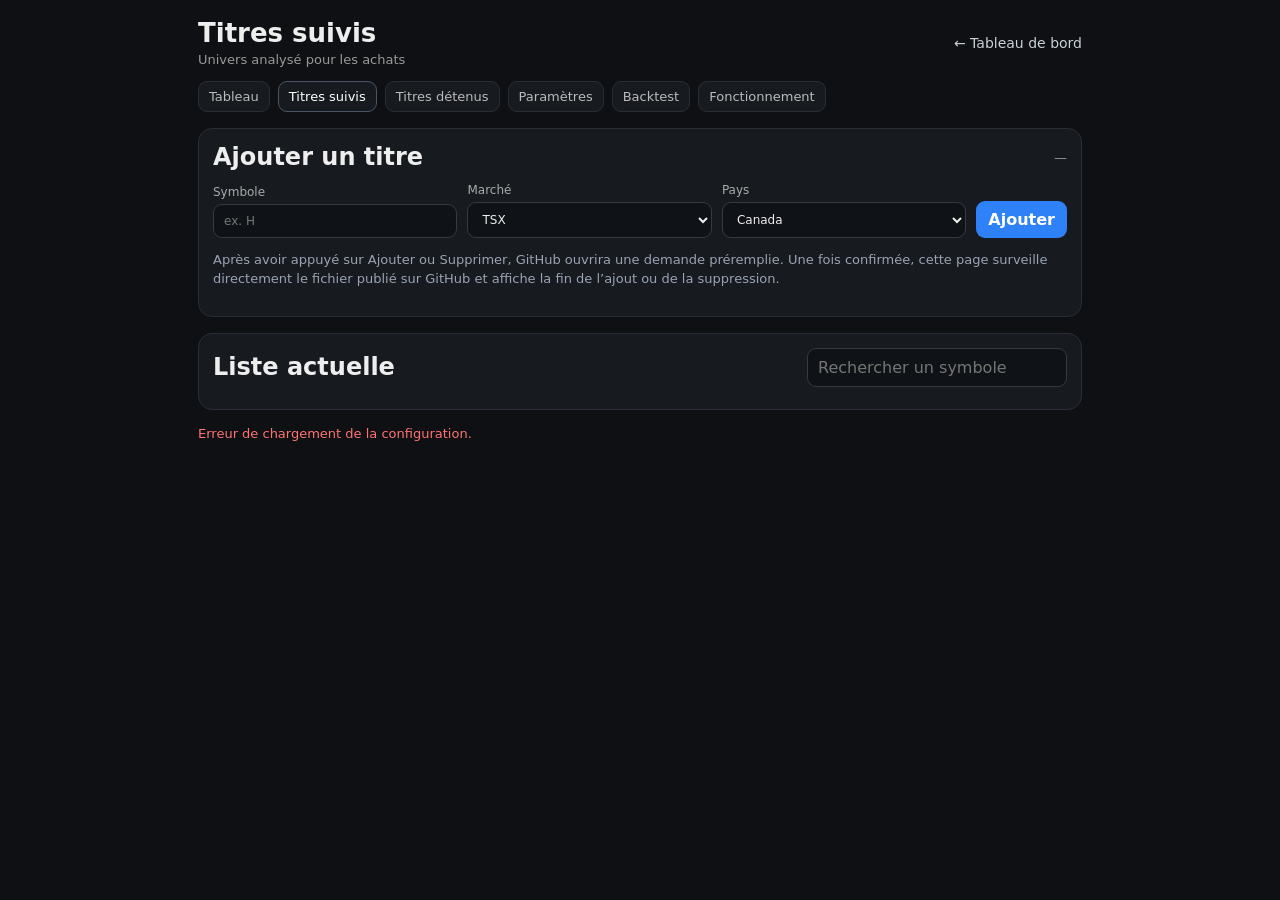
<file: watchlist.html>
<!doctype html><html lang="fr"><head><meta charset="utf-8"><meta name="viewport" content="width=device-width,initial-scale=1"><title>Stock Indicator — Titres suivis</title><link rel="stylesheet" href="style.css"></head><body data-page="watchlist"><main class="wrap"><header class="top"><div><h1>Titres suivis</h1><div class="subtitle">Univers analysé pour les achats</div></div><a class="back" href="index.html">← Tableau de bord</a></header><nav class="nav"><a href="index.html">Tableau</a><a class="active" href="watchlist.html">Titres suivis</a><a href="holdings.html">Titres détenus</a><a href="parameters.html">Paramètres</a><a href="backtest.html">Backtest</a><a href="fonctionnement.html">Fonctionnement</a></nav><section class="card manage-card"><div class="manage-title"><h2>Ajouter un titre</h2><span id="watchCount">—</span></div><form id="watchAdd" class="form-grid"><label>Symbole<input id="newSymbol" required placeholder="ex. H"></label><label>Marché<select id="newMarket"><option value="XTSE">TSX</option><option value="XTSX">TSX-V</option><option value="XCNQ">CSE</option><option value="XNYS">NYSE</option><option value="XNAS">NASDAQ</option><option value="ARCX">NYSE Arca</option><option value="XASE">NYSE American</option></select></label><label>Pays<select id="newCountry"><option value="CA">Canada</option><option value="US">États-Unis</option></select></label><button type="submit">Ajouter</button></form><p class="hint">Après avoir appuyé sur Ajouter ou Supprimer, GitHub ouvrira une demande préremplie. Une fois confirmée, cette page surveille directement le fichier publié sur GitHub et affiche la fin de l’ajout ou de la suppression.</p></section><section class="card manage-card"><div class="manage-title"><h2>Liste actuelle</h2><input id="watchSearch" class="search" placeholder="Rechercher un symbole"></div><div id="watchRows" class="manage-list"></div></section><div id="notice" class="notice"></div></main><script src="direct-github-data.js?v=1"></script><script src="manage.js?v=7"></script><script src="watchlist-status.js?v=1"></script></body></html>
</file>
<file: style.css>
*{box-sizing:border-box}body{margin:0;font-family:system-ui,Arial,sans-serif;background:#0e1013;color:#eee}.wrap{max-width:920px;margin:auto;padding:18px}header{display:flex;justify-content:space-between;align-items:end;gap:12px;margin-bottom:18px}h1{margin:0;font-size:26px}#updated{font-size:13px;color:#aaa}.grid{display:grid;grid-template-columns:1fr 1fr;gap:16px}.card{background:#171a1f;border:1px solid #292e36;border-radius:14px;padding:14px}h2{margin:0 0 10px}.stock{border-bottom:1px solid #292e36}.stock summary{display:grid;grid-template-columns:1fr auto;gap:12px;padding:11px 4px;cursor:pointer;list-style:none}.stock summary::-webkit-details-marker{display:none}.symbol{font-weight:750}.score{font-variant-numeric:tabular-nums;font-weight:650}.canada{color:#ff6464}.usa{color:#58a6ff}.other{color:#ddd}.detail{display:grid;grid-template-columns:1fr 1fr;gap:7px 14px;padding:4px 4px 14px;color:#c9d1d9;font-size:13px}.checks{grid-column:1/-1;display:flex;gap:6px;flex-wrap:wrap;margin-top:5px}.check{padding:3px 7px;border-radius:20px;background:#242931}.ok{color:#70d38a}.no{color:#ff7373}.neutral{color:#d6a84b}.passed{grid-column:1/-1;color:#70d38a;font-weight:750;margin-top:4px}.empty{color:#888;padding:12px 3px;font-size:14px}footer{margin-top:16px;color:#999;font-size:13px}.top{align-items:center}.subtitle{font-size:13px;color:#999;margin-top:4px}.back{color:#c9d1d9;text-decoration:none;font-size:14px}.nav{display:flex;gap:8px;flex-wrap:wrap;margin:-4px 0 16px}.nav a{color:#bbb;text-decoration:none;background:#171a1f;border:1px solid #292e36;padding:7px 10px;border-radius:9px;font-size:13px}.nav a.active,.nav a:hover{color:#fff;border-color:#4b5563}.manage-card{margin-bottom:16px}.manage-title{display:flex;justify-content:space-between;gap:12px;align-items:center}.manage-title h2{margin:0}.manage-title span,.manage-title small{color:#999;font-size:13px}.form-grid{display:grid;grid-template-columns:1fr 1fr 1fr auto;gap:10px;align-items:end;margin-top:12px}.holdings-form{grid-template-columns:1fr 2fr auto}.backtest-form{grid-template-columns:1fr 1fr auto;margin-bottom:10px}label{font-size:12px;color:#aaa;display:grid;gap:5px}input,select,button{font:inherit}input,select{width:100%;background:#0f1216;color:#eee;border:1px solid #343a43;border-radius:9px;padding:9px 10px}button{border:0;border-radius:9px;padding:9px 12px;background:#2f81f7;color:#fff;cursor:pointer;font-weight:650}button.secondary{background:#2a2f37;color:#ddd}button.danger{background:#3b1f23;color:#ff9a9a;border:1px solid #5c2a31}.hint{color:#9aa4b2;font-size:13px;line-height:1.45}.search{max-width:260px}.manage-list{margin-top:8px}.manage-row{display:flex;justify-content:space-between;align-items:center;gap:12px;padding:10px 0;border-bottom:1px solid #292e36}.manage-row:last-child{border-bottom:0}.manage-row small{display:block;color:#8b949e;margin-top:3px}.portfolio-select{max-width:240px}.notice{margin-top:10px;color:#70d38a;font-size:13px}.notice.bad{color:#ff7373}.parameter-list{display:grid;gap:10px;margin-top:12px}.param{border:1px solid #292e36;border-radius:11px;padding:12px;background:#12151a}.param-head{display:flex;justify-content:space-between;gap:12px;align-items:flex-start}.param-head small{display:block;color:#777;margin-top:3px}.param-head span{color:#9aa4b2;font-size:12px;white-space:nowrap}.param-edit{display:grid;grid-template-columns:140px auto auto;gap:8px;align-items:center;margin-top:10px}.effect{color:#b8c0cc;font-size:13px;line-height:1.4;margin-top:8px}.sell-controls{display:flex;align-items:center;gap:8px;margin-bottom:10px}.sell-controls label{display:flex;align-items:center;gap:7px}.sell-controls select{min-width:150px}.param-help{margin-top:10px;border-top:1px solid #292e36;padding-top:8px}.param-help summary{cursor:pointer;color:#58a6ff;font-size:13px;font-weight:650;list-style:none}.param-help summary::-webkit-details-marker{display:none}.param-help summary:after{content:' +';color:#8b949e}.param-help[open] summary:after{content:' −'}.param-help-body{margin-top:10px;color:#c9d1d9;font-size:13px;line-height:1.5}.param-help-body p{margin:0 0 10px}.param-help-body p:last-child{margin-bottom:0}.refresh-area{display:grid;justify-items:end;gap:5px}.refresh-warning{max-width:280px;text-align:right;color:#d6a84b;font-size:12px;line-height:1.35}.buy-filter-controls{display:grid;grid-template-columns:1fr 1fr;gap:10px 14px;margin:12px 0 8px;padding:10px;border:1px solid #292e36;border-radius:10px;background:#12151a}.buy-filter-controls label{grid-template-columns:1fr auto;align-items:center}.buy-filter-controls label b{color:#eee;font-variant-numeric:tabular-nums}.buy-filter-controls input[type=range]{grid-column:1/-1;padding:0;border:0;background:transparent;accent-color:#2f81f7}.filter-count{grid-column:1/-1;color:#8b949e;font-size:12px}.backtest-summary{display:grid;grid-template-columns:repeat(3,1fr);gap:8px;margin:14px 0}.bt-stat{display:grid;gap:3px;border:1px solid #292e36;background:#12151a;border-radius:10px;padding:10px;font-size:13px}.bt-stat small{color:#8b949e}.path-stat b{font-variant-numeric:tabular-nums}.backtest-actions{display:flex;gap:8px;flex-wrap:wrap;justify-content:flex-end}.model-doc{margin-bottom:16px;line-height:1.58}.model-doc p{color:#c9d1d9;margin:8px 0 12px}.model-doc h3{margin:16px 0 6px;font-size:16px}.formula-box{background:#101318;border:1px solid #343a43;border-radius:10px;padding:11px 12px;margin:12px 0;color:#e6edf3;font-variant-numeric:tabular-nums;line-height:1.5}.model-note{background:#181c22;border-left:3px solid #d6a84b;padding:10px 12px;border-radius:8px;color:#c9d1d9;margin-top:12px}.weight-grid{display:grid;grid-template-columns:repeat(5,1fr);gap:8px;margin-top:14px}.weight-grid div{background:#12151a;border:1px solid #292e36;border-radius:10px;padding:10px;display:grid;gap:3px}.weight-grid b{font-size:18px}.weight-grid span{font-size:12px;color:#9aa4b2}.model-table{display:grid;border:1px solid #292e36;border-radius:10px;overflow:hidden;margin:12px 0}.model-table>div{display:grid;grid-template-columns:90px 90px 1fr}.model-table>div>*{padding:8px 10px;border-bottom:1px solid #292e36}.model-table>div:last-child>*{border-bottom:0}.model-table>div:first-child{background:#12151a}.model-details{margin-top:14px;border-top:1px solid #292e36;padding-top:10px}.model-details summary{cursor:pointer;color:#58a6ff;font-weight:650}.detail-columns{display:grid;grid-template-columns:repeat(3,1fr);gap:12px}.detail-columns p{font-size:13px}.model-doc sub{font-size:.75em}@media(max-width:650px){header{display:block}.grid{grid-template-columns:1fr}#updated{margin-top:6px}.detail{grid-template-columns:1fr 1fr}.form-grid,.holdings-form,.backtest-form{grid-template-columns:1fr}.manage-title{align-items:flex-start}.search{max-width:100%}.param-head{display:block}.param-head span{display:block;margin-top:6px}.param-edit{grid-template-columns:1fr 1fr}.param-edit input{grid-column:1/-1}.nav{gap:6px}.nav a{padding:7px 8px}.sell-controls label{display:grid}.sell-controls select{min-width:120px}.refresh-area{justify-items:start;margin-top:12px}.refresh-warning{text-align:left;max-width:none}.buy-filter-controls{grid-template-columns:1fr}.filter-count{grid-column:1}.backtest-summary{grid-template-columns:1fr 1fr}.stock summary{grid-template-columns:1fr}.score{font-size:12px;color:#aaa}.backtest-actions{justify-content:flex-start}.weight-grid{grid-template-columns:1fr 1fr}.detail-columns{grid-template-columns:1fr}.model-table>div{grid-template-columns:70px 70px 1fr}.model-table>div>*{padding:7px 8px;font-size:12px}}@media print{body{background:#fff;color:#111;font-size:10pt}.wrap{max-width:none;padding:0}.nav,.manage-card,.backtest-actions,#reloadNotice,footer{display:none!important}header{margin-bottom:10px}.card{background:#fff;border:0;padding:0}.manage-title{display:block}.subtitle{color:#444}.backtest-summary{grid-template-columns:repeat(4,1fr);gap:5px;margin:10px 0}.bt-stat{background:#fff;border:1px solid #bbb;color:#111;break-inside:avoid}.bt-stat small{color:#444}.stock{border-bottom:1px solid #bbb;break-inside:avoid}.stock summary{padding:6px 2px}.detail{color:#222;font-size:8.5pt;gap:3px 12px;padding:2px 2px 7px}.check{background:#eee;border:1px solid #ccc;padding:2px 5px}.canada,.usa,.other{color:#111!important}.ok{color:#2e8b57!important}.no{color:#c62828!important}.neutral{color:#8a6d1d!important}.score{color:#111!important}.printing-backtest details.stock>.detail{display:grid!important}@page{size:auto;margin:12mm}}
.confidence{display:inline-flex;align-items:center;justify-content:center;min-width:18px;height:18px;padding:0 4px;border-radius:999px;font-size:10px;font-weight:800;line-height:1;color:#0d1117;vertical-align:1px}.confidence-a{background:#3fb950}.confidence-b{background:#d6a84b}.confidence-c{background:#f85149;color:#fff}.score .confidence{margin-left:1px}.buy-filter-controls label{min-width:0}@media(max-width:650px){.stock summary .score{white-space:normal;line-height:1.55}.confidence{min-width:16px;height:16px;font-size:9px}.buy-filter-controls{gap:8px}}

/* Dashboard sliders: green = titles kept, red = titles eliminated. */
.buy-filter-controls .timing-filter{grid-column:1/-1}
.buy-filter-controls input[type=range]{-webkit-appearance:none;appearance:none;height:6px;border-radius:999px;background:linear-gradient(to right,#f85149 0%,#f85149 var(--range-fill,0%),#3fb950 var(--range-fill,0%),#3fb950 100%)}
.buy-filter-controls #riskSelectivity{background:linear-gradient(to right,#3fb950 0%,#3fb950 var(--range-fill,0%),#f85149 var(--range-fill,0%),#f85149 100%)}
.buy-filter-controls input[type=range]::-webkit-slider-thumb{-webkit-appearance:none;appearance:none;width:18px;height:18px;border-radius:50%;background:#d0d7de;border:2px solid #fff;cursor:pointer}
.buy-filter-controls input[type=range]::-moz-range-track{height:6px;border:0;border-radius:999px;background:#3fb950}.buy-filter-controls input[type=range]::-moz-range-progress{height:6px;border-radius:999px;background:#f85149}.buy-filter-controls #riskSelectivity::-moz-range-track{background:#f85149}.buy-filter-controls #riskSelectivity::-moz-range-progress{background:#3fb950}
.buy-filter-controls input[type=range]::-moz-range-thumb{width:16px;height:16px;border-radius:50%;background:#d0d7de;border:2px solid #fff;cursor:pointer}
@media(max-width:650px){.buy-filter-controls .timing-filter{grid-column:1}}
</file>
